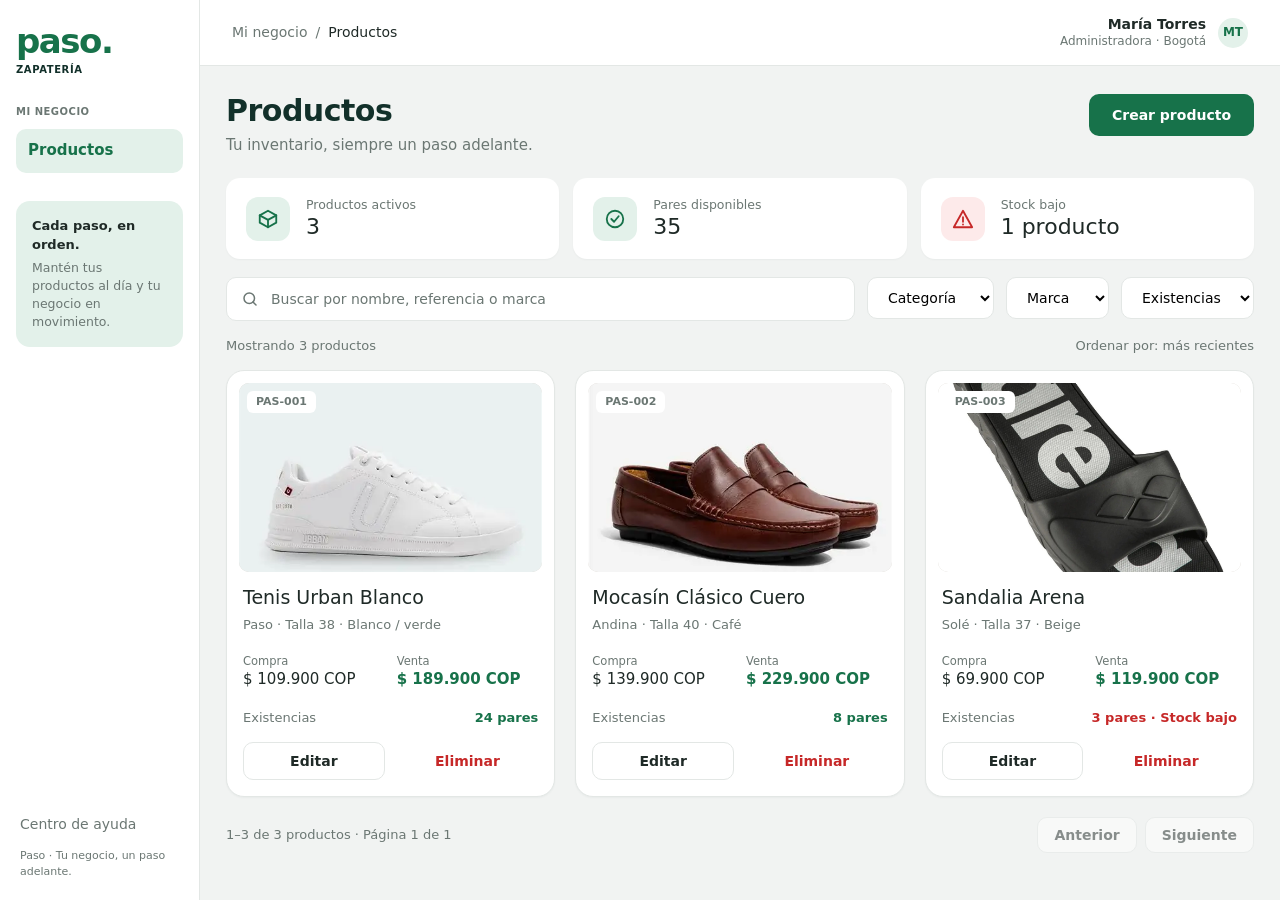
<file: index.html>
<!DOCTYPE html>
<html lang="es">

<head>
    <meta charset="UTF-8">
    <meta name="viewport" content="width=device-width, initial-scale=1">
    <meta http-equiv="refresh" content="0; url=frontend/index.html">
    <title>Paso Zapatería</title>
    <script>
        window.location.replace("frontend/index.html");
    </script>
</head>

<body>
    <p>Redirigiendo a <a href="frontend/index.html">Paso Zapatería</a>...</p>
</body>

</html>
</file>
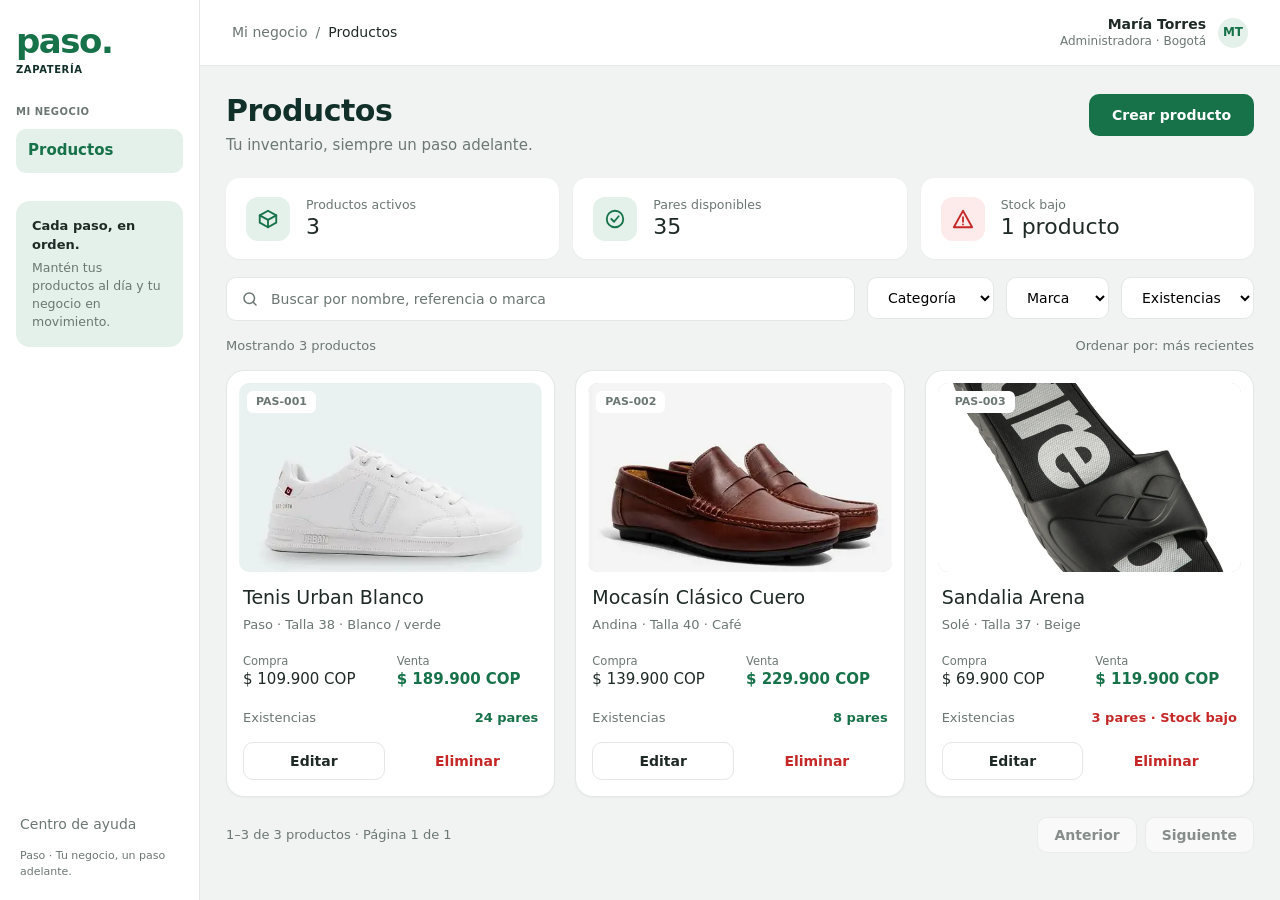
<file: frontend/index.html>
<!DOCTYPE html>
<html lang="es">

<head>
    <meta charset="UTF-8">
    <meta name="viewport" content="width=device-width, initial-scale=1">
    <title>Productos Paso Zapatería</title>
    <link rel="stylesheet" href="css/styles.css">
</head>

<body>
    <div class="app">
        <!-- Lo llena views/componentes/sidebar.js -->
        <aside class="sidebar" id="sidebar"></aside>

        <div class="main">
            <!-- Lo llena views/componentes/topbar.js -->
            <header class="topbar" id="topbar"></header>

            <main class="content" id="contenido">
                <div class="page_head">
                    <div>
                        <h1>Productos</h1>
                        <p class="page_head_sub">Tu inventario, siempre un paso adelante.</p>
                    </div>
                    <a href="crear.html" class="btn btn_primary" id="btn_crear">Crear producto</a>
                </div>

                <!-- Resumen -->
                <section class="stats">
                    <article class="stat">
                        <span class="stat_icon">
                            <svg viewBox="0 0 24 24" width="22" height="22" fill="none" stroke="currentColor" stroke-width="2" stroke-linecap="round" stroke-linejoin="round" aria-hidden="true"><path d="M21 8l-9-5-9 5v8l9 5 9-5V8z"/><path d="M3 8l9 5 9-5M12 13v8"/></svg>
                        </span>
                        <div>
                            <p class="stat_label">Productos activos</p>
                            <p class="stat_value" id="stat_productos">0</p>
                        </div>
                    </article>
                    <article class="stat">
                        <span class="stat_icon">
                            <svg viewBox="0 0 24 24" width="22" height="22" fill="none" stroke="currentColor" stroke-width="2" stroke-linecap="round" stroke-linejoin="round" aria-hidden="true"><circle cx="12" cy="12" r="9"/><path d="M8 12l3 3 5-6"/></svg>
                        </span>
                        <div>
                            <p class="stat_label">Pares disponibles</p>
                            <p class="stat_value" id="stat_pares">0</p>
                        </div>
                    </article>
                    <article class="stat">
                        <span class="stat_icon stat_icon_alerta">
                            <svg viewBox="0 0 24 24" width="22" height="22" fill="none" stroke="currentColor" stroke-width="2" stroke-linecap="round" stroke-linejoin="round" aria-hidden="true"><path d="M12 3l10 18H2L12 3z"/><path d="M12 10v5M12 18h.01"/></svg>
                        </span>
                        <div>
                            <p class="stat_label">Stock bajo</p>
                            <p class="stat_value" id="stat_bajo">0 productos</p>
                        </div>
                    </article>
                </section>

                <!-- Filtros -->
                <form class="filters" id="filtros" onsubmit="return false">
                    <div class="search">
                        <svg class="search_icon" viewBox="0 0 24 24" width="18" height="18" fill="none" stroke="currentColor" stroke-width="2" stroke-linecap="round" aria-hidden="true"><circle cx="11" cy="11" r="7"/><path d="M20 20l-4-4"/></svg>
                        <input type="search" id="buscar" aria-label="Buscar productos" placeholder="Buscar por nombre, referencia o marca" autocomplete="off">
                    </div>

                    <div class="select">
                        <select id="f-categoria" aria-label="Filtrar por categoría">
                            <option value="">Categoría</option>
                            <option value="Tenis">Tenis</option>
                            <option value="Mocasines">Mocasines</option>
                            <option value="Sandalias">Sandalias</option>
                            <option value="Botas">Botas</option>
                        </select>
                    </div>

                    <div class="select">
                        <select id="f-marca" aria-label="Filtrar por marca">
                            <option value="">Marca</option>
                            <option value="Paso">Paso</option>
                            <option value="Andina">Andina</option>
                            <option value="Solé">Solé</option>
                        </select>
                    </div>

                    <div class="select">
                        <select id="f-existencias" aria-label="Filtrar por existencias">
                            <option value="">Existencias</option>
                            <option value="disponible">Disponible</option>
                            <option value="bajo">Stock bajo</option>
                        </select>
                    </div>
                </form>

                <div class="info_listado">
                    <p id="contador">Mostrando 0 productos</p>
                    <p class="info_listado_orden">Ordenar por: más recientes</p>
                </div>

                <!-- Listado (lo llena views/listadoView.js) -->
                <section class="grid" id="listado"></section>
                <p class="empty" id="vacio" hidden>No hay productos que coincidan con tu búsqueda.</p>

                <footer class="paginas">
                    <p id="paginacion"></p>
                    <div class="paginacion_btns">
                        <button type="button" class="btn btn_secundario btn--sm" id="btn_anterior">Anterior</button>
                        <button type="button" class="btn btn_secundario btn--sm" id="btn_siguiente">Siguiente</button>
                    </div>
                </footer>
            </main>
        </div>
    </div>

    <!-- Ventana para confirmar eliminación -->
    <div class="modal" id="modal" hidden>
        <div class="modal_caja" role="dialog" aria-modal="true" aria-labelledby="modal_titulo">
            <p class="modal_aviso">Acción irreversible</p>
            <h2 id="modal_titulo">¿Eliminar producto?</h2>
            <p id="modal_texto"></p>
            <p class="modal_nota">Esta acción no se puede deshacer. No podrás recuperar la información.</p>
            <div class="modal_btns">
                <button type="button" class="btn btn_secundario" id="modal_cancelar">Cancelar</button>
                <button type="button" class="btn btn_peligro_solido" id="modal_eliminar">Eliminar</button>
            </div>
        </div>
    </div>

    <script src="js/utils.js"></script>
    <script src="models/producto.js"></script>
    <script src="views/componentes/sidebar.js"></script>
    <script src="views/componentes/topbar.js"></script>
    <script src="views/listadoView.js"></script>
    <script src="controllers/productoController.js"></script>
    <script src="js/index.js"></script>
</body>

</html>
</file>
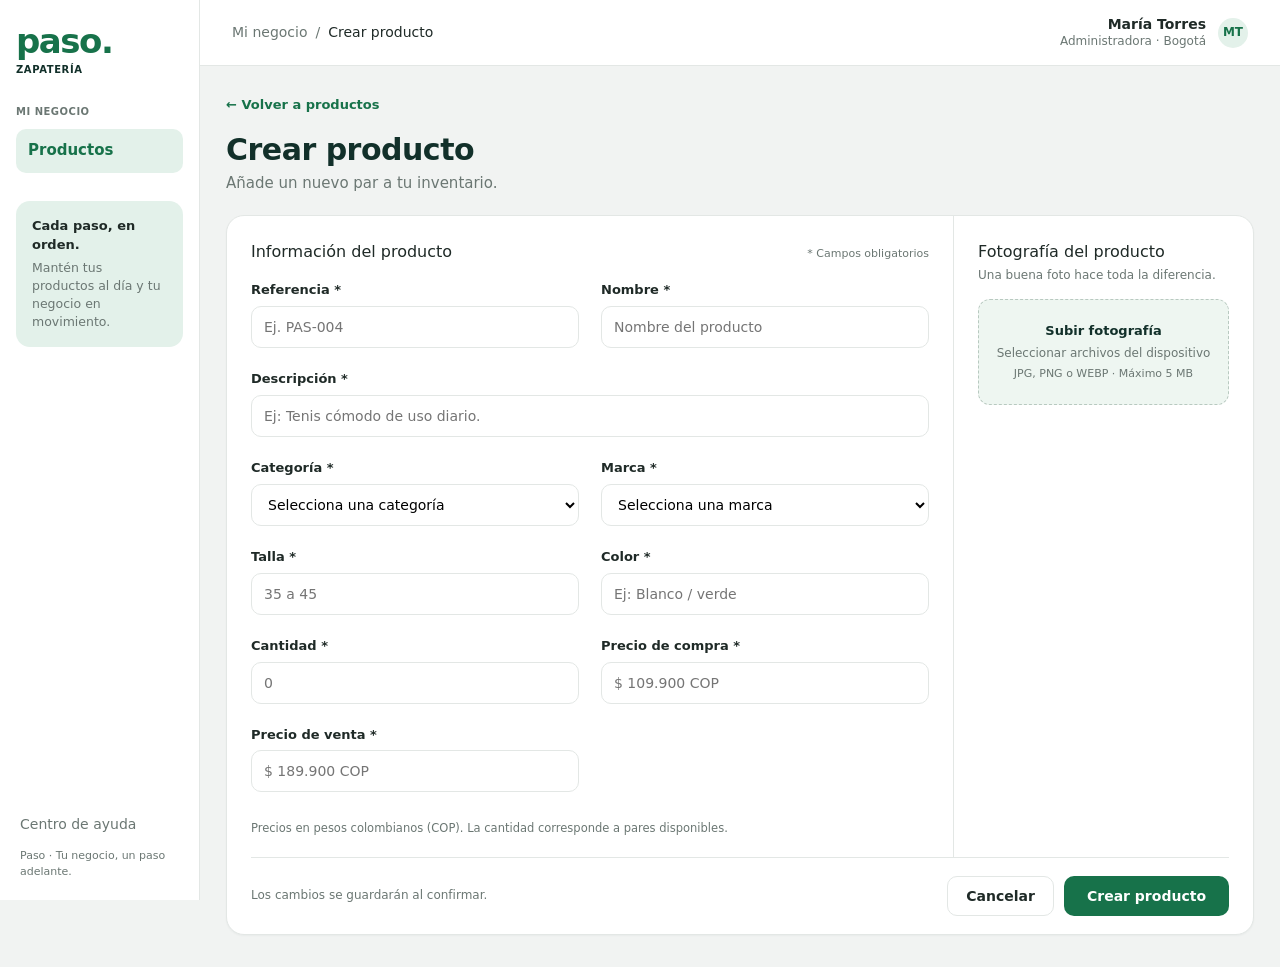
<file: frontend/Crear.html>
<!DOCTYPE html>
<html lang="es">

<head>
    <meta charset="UTF-8">
    <meta name="viewport" content="width=device-width, initial-scale=1">
    <title>Crear producto · Paso Zapatería</title>
    <link rel="stylesheet" href="css/styles.css">
    <link rel="stylesheet" href="css/stylesCreate.css">
</head>

<body>
    <div class="app">
        <!-- Lo llena views/componentes/sidebar.js -->
        <aside class="sidebar" id="sidebar"></aside>

        <div class="main">
            <!-- Lo llena views/componentes/topbar.js -->
            <header class="topbar" id="topbar"></header>

            <main class="content" id="contenido">

                <a href="index.html" class="back_link">&larr; Volver a productos</a>

                <div class="page_head page_head_simple">
                    <div>
                        <h1>Crear producto</h1>
                        <p class="page_head_sub">Añade un nuevo par a tu inventario.</p>
                    </div>
                </div>

                <form class="form_card" id="form_producto" novalidate>

                    <section class="form_main">

                        <div class="form_section_head">
                            <h2 id="info_titulo">Información del producto</h2>
                            <p class="req_note">* Campos obligatorios</p>
                        </div>

                        <div class="form_grid form_grid_page">
                            <div class="campo">
                                <label for="p_ref">Referencia *</label>
                                <input type="text" id="p_ref" name="ref" placeholder="Ej. PAS-004" autocomplete="off">
                                <p class="campo_error" id="err_ref"></p>
                            </div>

                            <div class="campo">
                                <label for="p_nombre">Nombre *</label>
                                <input type="text" id="p_nombre" name="nombre" placeholder="Nombre del producto" autocomplete="off">
                                <p class="campo_error" id="err_nombre"></p>
                            </div>

                            <div class="campo campo_ancho">
                                <label for="p_descripcion">Descripción *</label>
                                <input type="text" id="p_descripcion" name="descripcion" placeholder="Ej: Tenis cómodo de uso diario." autocomplete="off">
                                <p class="campo_error" id="err_descripcion"></p>
                            </div>

                            <div class="campo">
                                <label for="p_categoria">Categoría *</label>
                                <select id="p_categoria" name="categoria">
                                    <option value="">Selecciona una categoría</option>
                                    <option value="Tenis">Tenis</option>
                                    <option value="Mocasines">Mocasines</option>
                                    <option value="Sandalias">Sandalias</option>
                                    <option value="Botas">Botas</option>
                                </select>
                                <p class="campo_error" id="err_categoria"></p>
                            </div>

                            <div class="campo">
                                <label for="p_marca">Marca *</label>
                                <select id="p_marca" name="marca">
                                    <option value="">Selecciona una marca</option>
                                    <option value="Paso">Paso</option>
                                    <option value="Andina">Andina</option>
                                    <option value="Solé">Solé</option>
                                </select>
                                <p class="campo_error" id="err_marca"></p>
                            </div>

                            <div class="campo">
                                <label for="p_talla">Talla *</label>
                                <input type="number" id="p_talla" name="talla" placeholder="35 a 45" autocomplete="off" inputmode="numeric" min="35" max="45">
                                <p class="campo_error" id="err_talla"></p>
                            </div>

                            <div class="campo">
                                <label for="p_color">Color *</label>
                                <input type="text" id="p_color" name="color" placeholder="Ej: Blanco / verde" autocomplete="off">
                                <p class="campo_error" id="err_color"></p>
                            </div>

                            <div class="campo">
                                <label for="p_cantidad">Cantidad *</label>
                                <input type="number" id="p_cantidad" name="cantidad" placeholder="0" autocomplete="off" inputmode="numeric" min="0">
                                <p class="campo_error" id="err_cantidad"></p>
                            </div>

                            <div class="campo">
                                <label for="p_compra">Precio de compra *</label>
                                <input type="text" id="p_compra" name="compra" placeholder="$ 109.900 COP" autocomplete="off" inputmode="numeric">
                                <p class="campo_error" id="err_compra"></p>
                            </div>

                            <div class="campo">
                                <label for="p_venta">Precio de venta *</label>
                                <input type="text" id="p_venta" name="venta" placeholder="$ 189.900 COP" autocomplete="off" inputmode="numeric">
                                <p class="campo_error" id="err_venta"></p>
                            </div>
                        </div>

                        <p class="form_hint">Precios en pesos colombianos (COP). La cantidad corresponde a pares disponibles.</p>
                    </section>

                    <aside class="photo_panel">
                        <h2 id="foto_titulo">Fotografía del producto</h2>
                        <p class="photo_panel_sub">Una buena foto hace toda la diferencia.</p>

                        <div class="preview" id="preview" hidden>
                            <img id="preview_img" alt="Vista previa del producto">
                            <span class="preview_badge" id="badge">✓ Vista previa · seleccionada</span>
                        </div>

                        <div class="file_row" id="file_row" hidden>
                            <span class="file_row_name" id="file_name"></span>
                            <span class="file_row_actions">
                                <button type="button" class="link_btn link_btn_green" id="btn_cambiar">Cambiar</button>
                                <button type="button" class="link_btn link_btn_red" id="btn_quitar">Eliminar</button>
                            </span>
                        </div>

                        <label class="dropzone" id="dropzone" for="foto">
                            <strong>Subir fotografía</strong>
                            <span>Seleccionar archivos del dispositivo</span>
                            <small>JPG, PNG o WEBP · Máximo 5 MB</small>
                            <input type="file" id="foto" name="foto" accept="image/jpeg,image/png,image/webp" hidden>
                        </label>

                        <p class="notice notice_error" id="foto_error" hidden>
                            <span id="foto_error_texto">Error: La imagen no cumple con los requisitos.</span>
                        </p>

                        <p class="notice" id="foto_ok" hidden>
                            <span id="foto_ok_texto">Fotografía seleccionada.</span>
                        </p>
                    </aside>

                    <div class="form_foot">
                        <p id="estado">Los cambios se guardarán al confirmar.</p>
                        <div class="form_foot_btns">
                            <a href="index.html" class="btn btn_secundario">Cancelar</a>
                            <button type="submit" class="btn btn_primary" id="btn_guardar">Crear producto</button>
                        </div>
                    </div>
                </form>

            </main>
        </div>
    </div>

    <script src="js/utils.js"></script>
    <script src="models/producto.js"></script>
    <script src="views/componentes/sidebar.js"></script>
    <script src="views/componentes/topbar.js"></script>
    <script src="views/formularioView.js"></script>
    <script src="controllers/productoController.js"></script>
    <script src="js/formulario.js"></script>
</body>

</html>
</file>
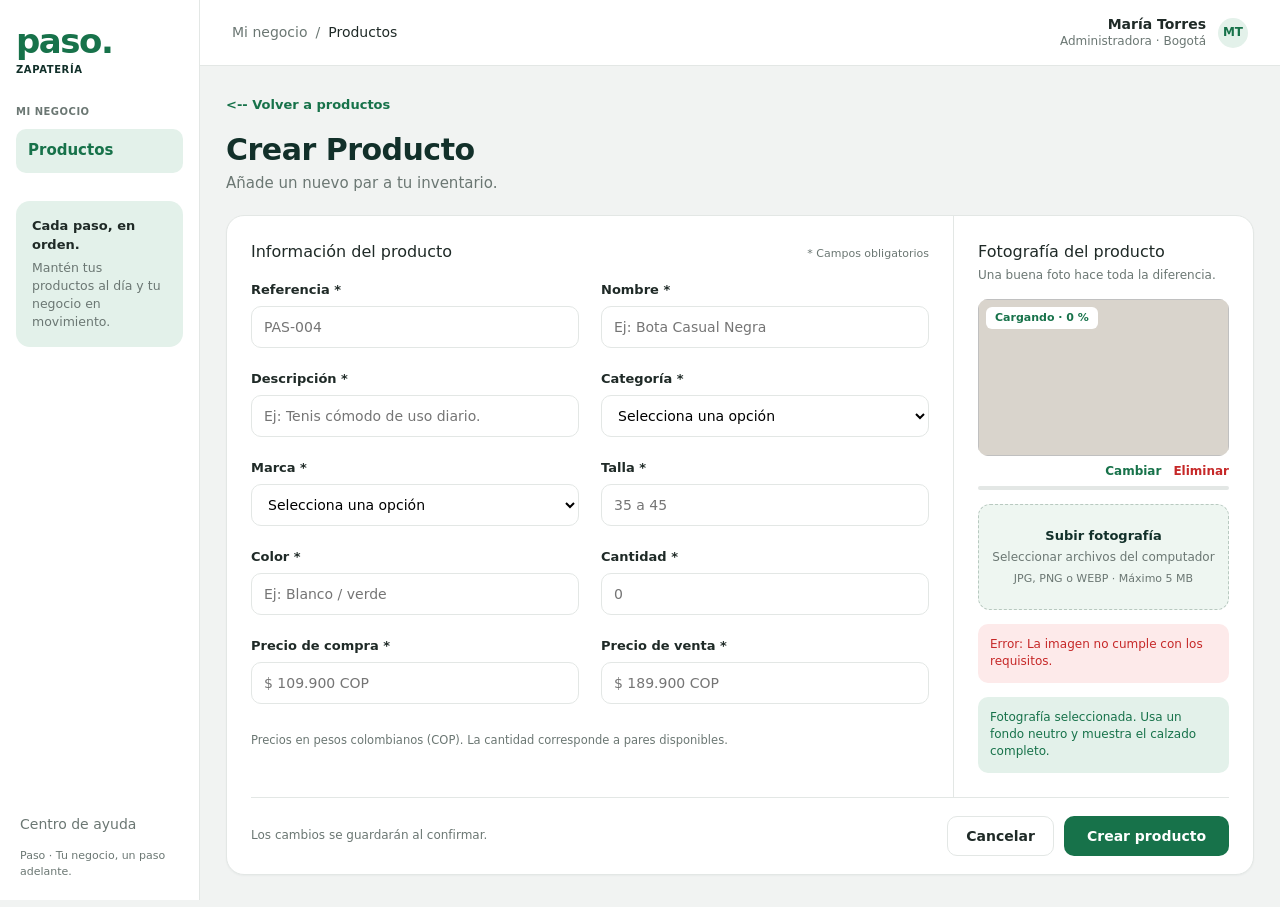
<file: frontend/Crear_Producto.html>
<!DOCTYPE html>
<html lang="es">

<head>
    <meta charset="UTF-8">
    <meta name="viewport" content="width=device-width, initial-scale=1">
    <title>Productos Paso Zapatería</title>
    <link rel="stylesheet" href="css/styles.css">
    <link rel="stylesheet" href="css/stylesCreate.css">
</head>
    
<body>
    <div class="app">
        <aside class="sidebar" id="sidebar">

            <div class="sidebar_top">
                <a href="index.html" class="marca">
                    <span class="nombre_marca">paso.</span>
                    <br> <!-- espaciado entre la marca y el tipo de negocio -->
                    <span class="tag_marca">Zapatería</span>
                </a>
            </div>

            <p class="sidebar_label">Mi negocio</p>

            <nav>
                <ul class="nav">
                    <li><a class="nav_link is-active" href="index.html">Productos</a></li>
                </ul>
            </nav>

            <div class="tip">
                <p class="tip_titulo">Cada paso, en orden.</p>
                <p class="tip_texto">Mantén tus productos al día y tu negocio en movimiento.</p>
            </div>

            <div class="sidebar_bottom">
                <a href="#" class="help_link">Centro de ayuda</a>
                <p class="sidebar_foot">Paso · Tu negocio, un paso adelante.</p>
            </div>
        </aside>

        <!-- Contenido principal -->

        <div class="main">
            <header class="topbar">
                <nav class="breadcrumb">
                    <a href="#">Mi negocio</a>
                    <span>/</span>
                    <span aria-current="page">Productos</span>
                </nav>

                <div class="topbar_right">
                    <!-- imagen de boton de notificacion -->
                    <div class="user">
                        <div class="user_info">
                            <strong>María Torres</strong>
                            <span>Administradora · Bogotá</span>
                        </div>
                        <span class="avatar">MT</span>
                    </div>
                </div>
            </header>

            <main class="content" id="contenido">

                <a href="index.html" class="back_link">&lt;-- Volver a productos</a>

                <div class="page_head page_head_simple">
                    <div>
                        <h1>Crear Producto</h1>
                        <p class="page_head_sub">Añade un nuevo par a tu inventario.</p>
                    </div>
                </div>

                <form class="form_card" id="form_producto" novalidate>
                
                    <section class="form_main">

                        <div class="form_section_head">
                            <h2 id="info_titulo">Información del producto</h2>
                            <p class="req_note">* Campos obligatorios</p>
                        </div>
                
                        <div class="form_grid form_grid_page">
                            <div class="campo">
                                <label for="p_ref">Referencia *</label>
                                <input type="text" id="p_ref" name="ref" placeholder="PAS-004" autocomplete="off">
                                <p class="campo_error" id="err_ref"></p>
                            </div>

                            <div class="campo">
                                <label for="p_nombre">Nombre *</label>
                                <input type="text" id="p_nombre" name="nombre" placeholder="Ej: Bota Casual Negra" autocomplete="off">
                                <p class="campo_error" id="err_nombre"></p>
                            </div>

                            <div class="campo">
                                <label for="p_descripcion">Descripción *</label>
                                <input type="text" id="p_descripcion" name="descripcion" placeholder="Ej: Tenis cómodo de uso diario."
                                    autocomplete="off">
                                <p class="campo_error" id="err_descripcion"></p>
                            </div>

                            <div class="campo">
                                <label for="p_categoria">Categoría *</label>
                                <select id="p_categoria" name="categoria">
                                    <option value="">Selecciona una opción</option>
                                    <option value="Tenis">Tenis</option>
                                    <option value="Mocasines">Mocasines</option>
                                    <option value="Sandalias">Sandalias</option>
                                    <option value="Botas">Botas</option>
                                </select>
                                <p class="campo_error" id="err_categoria"></p>
                            </div>

                            <div class="campo">
                                <label for="p_marca">Marca *</label>
                                <select id="p_marca" name="marca">
                                    <option value="">Selecciona una opción</option>
                                    <option value="Paso">Paso</option>
                                    <option value="Andina">Andina</option>
                                    <option value="Solé">Solé</option>
                                </select>
                                <p class="campo_error" id="err_marca"></p>
                            </div>

                            <div class="campo">
                                <label for="p_talla">Talla *</label>
                                <input type="number" id="p_talla" name="talla" placeholder="35 a 45" autocomplete="off"
                                 inputmode="numeric" min="35" max="45">
                                <p class="campo_error" id="err_talla"></p>
                            </div>

                            <div class="campo">
                                <label for="p_color">Color *</label>
                                <input type="text" id="p_color" name="color" placeholder="Ej: Blanco / verde" autocomplete="off">
                                <p class="campo_error" id="err_color"></p>
                            </div>

                            <div class="campo">
                                <label for="p_cantidad">Cantidad *</label>
                                <input type="number" id="p_cantidad" name="cantidad" placeholder="0" autocomplete="off" 
                                inputmode="numeric" min="0">
                                <p class="campo_error" id="err_cantidad"></p>
                            </div>

                            <div class="campo">
                                <label for="p_compra">Precio de compra *</label>
                                <input type="text" id="p_compra" name="compra" placeholder="$ 109.900 COP" autocomplete="off"
                                inputmode="numeric">
                                <p class="campo_error" id="err_compra"></p>
                            </div>

                            <div class="campo">
                                <label for="p_venta">Precio de venta *</label>
                                <input type="text" id="p_venta" name="venta" placeholder="$ 189.900 COP" autocomplete="off"
                                 inputmode="numeric">
                                <p class="campo_error" id="err_venta"></p>
                            </div>
                        </div>
                
                        <p class="form_hint">Precios en pesos colombianos (COP). La cantidad corresponde a pares disponibles.</p>
                    </section>
                
                    <aside class="photo_panel">
                        <h2 id="foto_titulo">Fotografía del producto</h2>
                        <p class="photo_panel_sub">Una buena foto hace toda la diferencia.</p>
                
                        <div class="preview" id="preview">
                            <img id="preview_img" alt="">
                            <span class="preview_badge" id="badge">Cargando · 0 %</span>
                        </div>
                
                        <div class="file_row" id="file_row">
                            <span class="file_row_name" id="file_name"></span>
                            <span class="file_row_actions">
                                <button type="button" class="link_btn link_btn_green" id="btn_cambiar">Cambiar</button>
                                <button type="button" class="link_btn link_btn_red" id="btn_quitar">Eliminar</button>
                            </span>
                        </div>
                
                        <div class="progress" id="progress">
                            <div class="progress_bar" id="progress_bar"></div>
                        </div>
                
                        <label class="dropzone" id="dropzone" for="foto">
                            <strong>Subir fotografía</strong>
                            <span>Seleccionar archivos del computador</span>
                            <small>JPG, PNG o WEBP · Máximo 5 MB</small>
                            <input type="file" id="foto" name="foto" class="sr-only" accept="image/jpeg,image/png,image/webp" hidden>
                        </label>
                
                        <p class="notice notice_error" id="foto_error">
                            <span id="foto_error_texto">Error: La imagen no cumple con los requisitos.</span>
                        </p>
                
                        <p class="notice" id="foto_ok">
                            <span>Fotografía seleccionada. Usa un fondo neutro y muestra el calzado completo.</span>
                        </p>
                    </aside>
                
                    <div class="form_foot">
                        <p id="estado">Los cambios se guardarán al confirmar.</p>
                        <div class="form_foot_btns">
                            <a href="index.html" class="btn btn_secundario">Cancelar</a>
                            <button type="submit" class="btn btn_primary" id="btn_guardar">Crear producto</button>
                        </div>
                    </div>
                </form>

            </main>
        </div>
    </div>
</body>
</file>
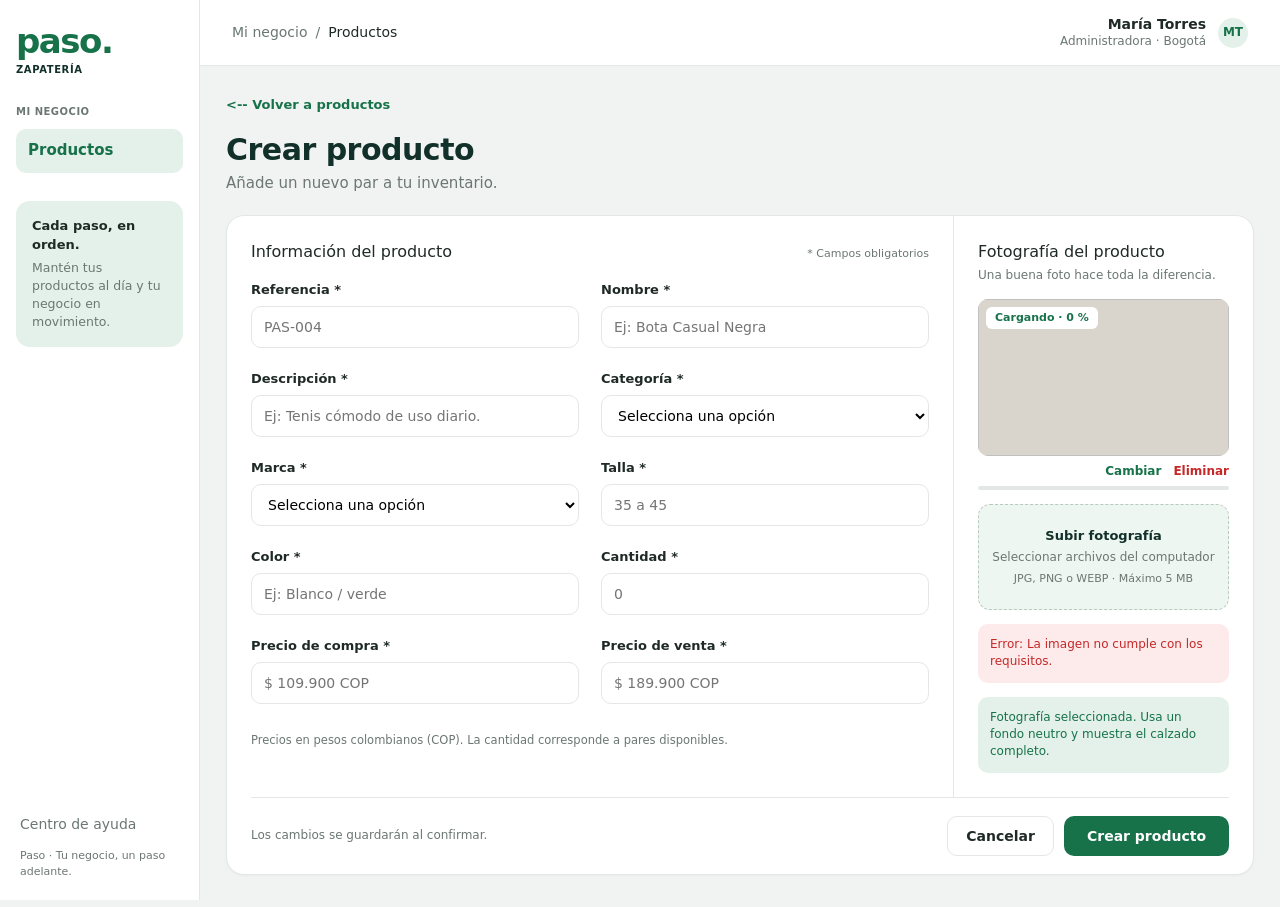
<file: frontend/crearProducto.html>
<!DOCTYPE html>
<html lang="es">

<head>
    <meta charset="UTF-8">
    <meta name="viewport" content="width=device-width, initial-scale=1">
    <title>Productos Paso Zapatería</title>
    <link rel="stylesheet" href="css/styles.css">
    <link rel="stylesheet" href="css/stylesCreate.css">
</head>
    
<body>
    <div class="app">
        <aside class="sidebar" id="sidebar">

            <div class="sidebar_top">
                <a href="index.html" class="marca">
                    <span class="nombre_marca">paso.</span>
                    <br> <!-- espaciado entre la marca y el tipo de negocio -->
                    <span class="tag_marca">Zapatería</span>
                </a>
            </div>

            <p class="sidebar_label">Mi negocio</p>

            <nav>
                <ul class="nav">
                    <li><a class="nav_link is-active" href="index.html">Productos</a></li>
                </ul>
            </nav>

            <div class="tip">
                <p class="tip_titulo">Cada paso, en orden.</p>
                <p class="tip_texto">Mantén tus productos al día y tu negocio en movimiento.</p>
            </div>

            <div class="sidebar_bottom">
                <a href="#" class="help_link">Centro de ayuda</a>
                <p class="sidebar_foot">Paso · Tu negocio, un paso adelante.</p>
            </div>
        </aside>

        <!-- Contenido principal -->

        <div class="main">
            <header class="topbar">
                <nav class="breadcrumb">
                    <a href="#">Mi negocio</a>
                    <span>/</span>
                    <span aria-current="page">Productos</span>
                </nav>

                <div class="topbar_right">
                    <!-- imagen de boton de notificacion -->
                    <div class="user">
                        <div class="user_info">
                            <strong>María Torres</strong>
                            <span>Administradora · Bogotá</span>
                        </div>
                        <span class="avatar">MT</span>
                    </div>
                </div>
            </header>

            <main class="content" id="contenido">

                <a href="index.html" class="back_link">&lt;-- Volver a productos</a>

                <div class="page_head page_head_simple">
                    <div>
                        <h1>Crear producto</h1>
                        <p class="page_head_sub">Añade un nuevo par a tu inventario.</p>
                    </div>
                </div>

                <form class="form_card" id="form_producto" novalidate>
                
                    <section class="form_main">

                        <div class="form_section_head">
                            <h2 id="info_titulo">Información del producto</h2>
                            <p class="req_note">* Campos obligatorios</p>
                        </div>
                
                        <div class="form_grid form_grid_page">
                            <div class="campo">
                                <label for="p_ref">Referencia *</label>
                                <input type="text" id="p_ref" name="ref" placeholder="PAS-004" autocomplete="off">
                                <p class="campo_error" id="err_ref"></p>
                            </div>

                            <div class="campo">
                                <label for="p_nombre">Nombre *</label>
                                <input type="text" id="p_nombre" name="nombre" placeholder="Ej: Bota Casual Negra" autocomplete="off">
                                <p class="campo_error" id="err_nombre"></p>
                            </div>

                            <div class="campo">
                                <label for="p_descripcion">Descripción *</label>
                                <input type="text" id="p_descripcion" name="descripcion" placeholder="Ej: Tenis cómodo de uso diario."
                                    autocomplete="off">
                                <p class="campo_error" id="err_descripcion"></p>
                            </div>

                            <div class="campo">
                                <label for="p_categoria">Categoría *</label>
                                <select id="p_categoria" name="categoria">
                                    <option value="">Selecciona una opción</option>
                                    <option value="Tenis">Tenis</option>
                                    <option value="Mocasines">Mocasines</option>
                                    <option value="Sandalias">Sandalias</option>
                                    <option value="Botas">Botas</option>
                                </select>
                                <p class="campo_error" id="err_categoria"></p>
                            </div>

                            <div class="campo">
                                <label for="p_marca">Marca *</label>
                                <select id="p_marca" name="marca">
                                    <option value="">Selecciona una opción</option>
                                    <option value="Paso">Paso</option>
                                    <option value="Andina">Andina</option>
                                    <option value="Solé">Solé</option>
                                </select>
                                <p class="campo_error" id="err_marca"></p>
                            </div>

                            <div class="campo">
                                <label for="p_talla">Talla *</label>
                                <input type="number" id="p_talla" name="talla" placeholder="35 a 45" autocomplete="off"
                                 inputmode="numeric" min="35" max="45">
                                <p class="campo_error" id="err_talla"></p>
                            </div>

                            <div class="campo">
                                <label for="p_color">Color *</label>
                                <input type="text" id="p_color" name="color" placeholder="Ej: Blanco / verde" autocomplete="off">
                                <p class="campo_error" id="err_color"></p>
                            </div>

                            <div class="campo">
                                <label for="p_cantidad">Cantidad *</label>
                                <input type="number" id="p_cantidad" name="cantidad" placeholder="0" autocomplete="off" 
                                inputmode="numeric" min="0">
                                <p class="campo_error" id="err_cantidad"></p>
                            </div>

                            <div class="campo">
                                <label for="p_compra">Precio de compra *</label>
                                <input type="text" id="p_compra" name="compra" placeholder="$ 109.900 COP" autocomplete="off"
                                inputmode="numeric">
                                <p class="campo_error" id="err_compra"></p>
                            </div>

                            <div class="campo">
                                <label for="p_venta">Precio de venta *</label>
                                <input type="text" id="p_venta" name="venta" placeholder="$ 189.900 COP" autocomplete="off"
                                 inputmode="numeric">
                                <p class="campo_error" id="err_venta"></p>
                            </div>
                        </div>
                
                        <p class="form_hint">Precios en pesos colombianos (COP). La cantidad corresponde a pares disponibles.</p>
                    </section>
                
                    <aside class="photo_panel">
                        <h2 id="foto_titulo">Fotografía del producto</h2>
                        <p class="photo_panel_sub">Una buena foto hace toda la diferencia.</p>
                
                        <div class="preview" id="preview">
                            <img id="preview_img" alt="">
                            <span class="preview_badge" id="badge">Cargando · 0 %</span>
                        </div>
                
                        <div class="file_row" id="file_row">
                            <span class="file_row_name" id="file_name"></span>
                            <span class="file_row_actions">
                                <button type="button" class="link_btn link_btn_green" id="btn_cambiar">Cambiar</button>
                                <button type="button" class="link_btn link_btn_red" id="btn_quitar">Eliminar</button>
                            </span>
                        </div>
                
                        <div class="progress" id="progress">
                            <div class="progress_bar" id="progress_bar"></div>
                        </div>
                
                        <label class="dropzone" id="dropzone" for="foto">
                            <strong>Subir fotografía</strong>
                            <span>Seleccionar archivos del computador</span>
                            <small>JPG, PNG o WEBP · Máximo 5 MB</small>
                            <input type="file" id="foto" name="foto" class="sr-only" accept="image/jpeg,image/png,image/webp" hidden>
                        </label>
                
                        <p class="notice notice_error" id="foto_error">
                            <span id="foto_error_texto">Error: La imagen no cumple con los requisitos.</span>
                        </p>
                
                        <p class="notice" id="foto_ok">
                            <span>Fotografía seleccionada. Usa un fondo neutro y muestra el calzado completo.</span>
                        </p>
                    </aside>
                
                    <div class="form_foot">
                        <p id="estado">Los cambios se guardarán al confirmar.</p>
                        <div class="form_foot_btns">
                            <a href="index.html" class="btn btn_secundario">Cancelar</a>
                            <button type="submit" class="btn btn_primary" id="btn_guardar">Crear producto</button>
                        </div>
                    </div>
                </form>

            </main>
        </div>
    </div>
</body>
</file>
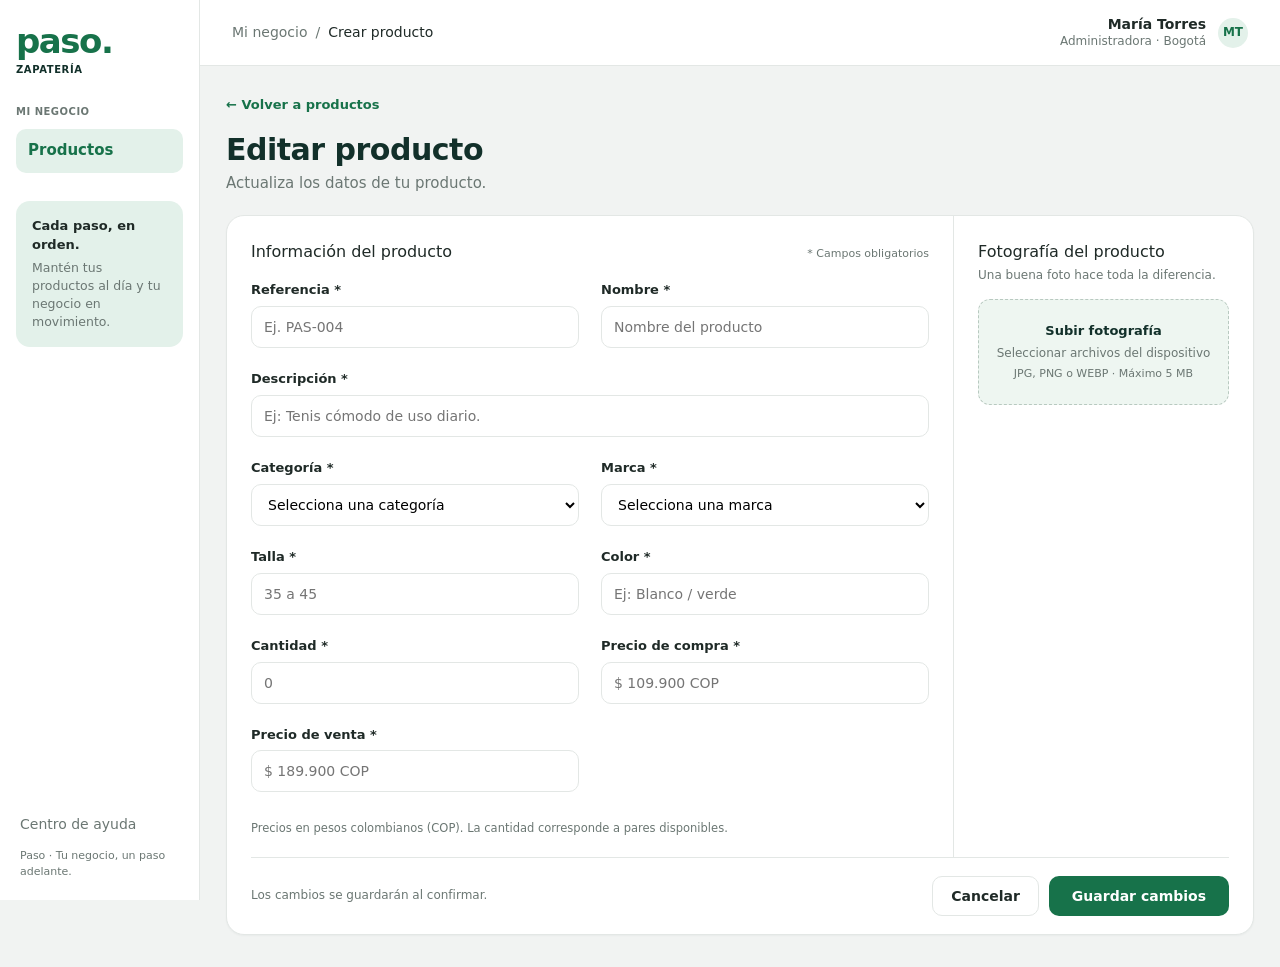
<file: frontend/Editar.html>
<!DOCTYPE html>
<html lang="es">

<head>
    <meta charset="UTF-8">
    <meta name="viewport" content="width=device-width, initial-scale=1">
    <title>Editar producto · Paso Zapatería</title>
    <link rel="stylesheet" href="css/styles.css">
    <link rel="stylesheet" href="css/stylesCreate.css">
</head>

<body>
    <div class="app">
        <!-- Lo llena views/componentes/sidebar.js -->
        <aside class="sidebar" id="sidebar"></aside>

        <div class="main">
            <!-- Lo llena views/componentes/topbar.js -->
            <header class="topbar" id="topbar"></header>

            <main class="content" id="contenido">

                <a href="index.html" class="back_link">&larr; Volver a productos</a>

                <div class="page_head page_head_simple">
                    <div>
                        <h1>Editar producto</h1>
                        <p class="page_head_sub">Actualiza los datos de tu producto.</p>
                    </div>
                </div>

                <form class="form_card" id="form_producto" novalidate>

                    <section class="form_main">

                        <div class="form_section_head">
                            <h2 id="info_titulo">Información del producto</h2>
                            <p class="req_note">* Campos obligatorios</p>
                        </div>

                        <div class="form_grid form_grid_page">
                            <div class="campo">
                                <label for="p_ref">Referencia *</label>
                                <input type="text" id="p_ref" name="ref" placeholder="Ej. PAS-004" autocomplete="off">
                                <p class="campo_error" id="err_ref"></p>
                            </div>

                            <div class="campo">
                                <label for="p_nombre">Nombre *</label>
                                <input type="text" id="p_nombre" name="nombre" placeholder="Nombre del producto" autocomplete="off">
                                <p class="campo_error" id="err_nombre"></p>
                            </div>

                            <div class="campo campo_ancho">
                                <label for="p_descripcion">Descripción *</label>
                                <input type="text" id="p_descripcion" name="descripcion" placeholder="Ej: Tenis cómodo de uso diario." autocomplete="off">
                                <p class="campo_error" id="err_descripcion"></p>
                            </div>

                            <div class="campo">
                                <label for="p_categoria">Categoría *</label>
                                <select id="p_categoria" name="categoria">
                                    <option value="">Selecciona una categoría</option>
                                    <option value="Tenis">Tenis</option>
                                    <option value="Mocasines">Mocasines</option>
                                    <option value="Sandalias">Sandalias</option>
                                    <option value="Botas">Botas</option>
                                </select>
                                <p class="campo_error" id="err_categoria"></p>
                            </div>

                            <div class="campo">
                                <label for="p_marca">Marca *</label>
                                <select id="p_marca" name="marca">
                                    <option value="">Selecciona una marca</option>
                                    <option value="Paso">Paso</option>
                                    <option value="Andina">Andina</option>
                                    <option value="Solé">Solé</option>
                                </select>
                                <p class="campo_error" id="err_marca"></p>
                            </div>

                            <div class="campo">
                                <label for="p_talla">Talla *</label>
                                <input type="number" id="p_talla" name="talla" placeholder="35 a 45" autocomplete="off" inputmode="numeric" min="35" max="45">
                                <p class="campo_error" id="err_talla"></p>
                            </div>

                            <div class="campo">
                                <label for="p_color">Color *</label>
                                <input type="text" id="p_color" name="color" placeholder="Ej: Blanco / verde" autocomplete="off">
                                <p class="campo_error" id="err_color"></p>
                            </div>

                            <div class="campo">
                                <label for="p_cantidad">Cantidad *</label>
                                <input type="number" id="p_cantidad" name="cantidad" placeholder="0" autocomplete="off" inputmode="numeric" min="0">
                                <p class="campo_error" id="err_cantidad"></p>
                            </div>

                            <div class="campo">
                                <label for="p_compra">Precio de compra *</label>
                                <input type="text" id="p_compra" name="compra" placeholder="$ 109.900 COP" autocomplete="off" inputmode="numeric">
                                <p class="campo_error" id="err_compra"></p>
                            </div>

                            <div class="campo">
                                <label for="p_venta">Precio de venta *</label>
                                <input type="text" id="p_venta" name="venta" placeholder="$ 189.900 COP" autocomplete="off" inputmode="numeric">
                                <p class="campo_error" id="err_venta"></p>
                            </div>
                        </div>

                        <p class="form_hint">Precios en pesos colombianos (COP). La cantidad corresponde a pares disponibles.</p>
                    </section>

                    <aside class="photo_panel">
                        <h2 id="foto_titulo">Fotografía del producto</h2>
                        <p class="photo_panel_sub">Una buena foto hace toda la diferencia.</p>

                        <div class="preview" id="preview" hidden>
                            <img id="preview_img" alt="Vista previa del producto">
                            <span class="preview_badge" id="badge">✓ Fotografía actual</span>
                        </div>

                        <div class="file_row" id="file_row" hidden>
                            <span class="file_row_name" id="file_name"></span>
                            <span class="file_row_actions">
                                <button type="button" class="link_btn link_btn_green" id="btn_cambiar">Cambiar</button>
                                <button type="button" class="link_btn link_btn_red" id="btn_quitar">Eliminar</button>
                            </span>
                        </div>

                        <label class="dropzone" id="dropzone" for="foto">
                            <strong>Subir fotografía</strong>
                            <span>Seleccionar archivos del dispositivo</span>
                            <small>JPG, PNG o WEBP · Máximo 5 MB</small>
                            <input type="file" id="foto" name="foto" accept="image/jpeg,image/png,image/webp" hidden>
                        </label>

                        <p class="notice notice_error" id="foto_error" hidden>
                            <span id="foto_error_texto">Error: La imagen no cumple con los requisitos.</span>
                        </p>

                        <p class="notice" id="foto_ok" hidden>
                            <span id="foto_ok_texto">Fotografía seleccionada.</span>
                        </p>
                    </aside>

                    <div class="form_foot">
                        <p id="estado">Los cambios se guardarán al confirmar.</p>
                        <div class="form_foot_btns">
                            <a href="index.html" class="btn btn_secundario">Cancelar</a>
                            <button type="submit" class="btn btn_primary" id="btn_guardar">Guardar cambios</button>
                        </div>
                    </div>
                </form>

            </main>
        </div>
    </div>

    <script src="js/utils.js"></script>
    <script src="models/producto.js"></script>
    <script src="views/componentes/sidebar.js"></script>
    <script src="views/componentes/topbar.js"></script>
    <script src="views/formularioView.js"></script>
    <script src="controllers/productoController.js"></script>
    <script src="js/formulario.js"></script>
</body>

</html>


<!-- refactorizar el frontend: models , controllers, views -->
</file>
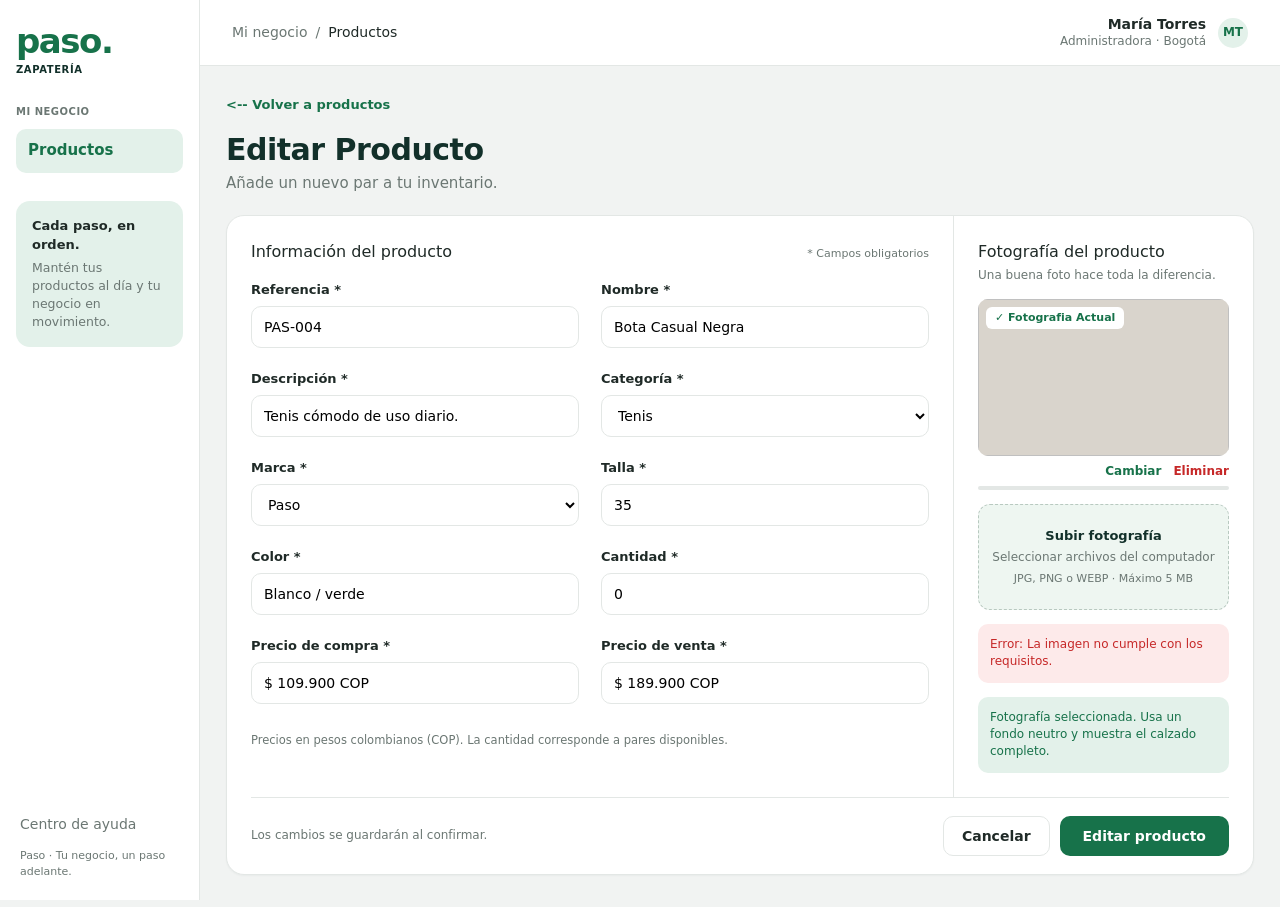
<file: frontend/Editar_Producto.html>
<!DOCTYPE html>
<html lang="es">

<head>
    <meta charset="UTF-8">
    <meta name="viewport" content="width=device-width, initial-scale=1">
    <title>Productos Paso Zapatería</title>
    <link rel="stylesheet" href="css/styles.css">
    <link rel="stylesheet" href="css/stylesCreate.css">
</head>
    
<body>
    <div class="app">
        <aside class="sidebar" id="sidebar">

            <div class="sidebar_top">
                <a href="index.html" class="marca">
                    <span class="nombre_marca">paso.</span>
                    <br> <!-- espaciado entre la marca y el tipo de negocio -->
                    <span class="tag_marca">Zapatería</span>
                </a>
            </div>

            <p class="sidebar_label">Mi negocio</p>

            <nav>
                <ul class="nav">
                    <li><a class="nav_link is-active" href="index.html">Productos</a></li>
                </ul>
            </nav>

            <div class="tip">
                <p class="tip_titulo">Cada paso, en orden.</p>
                <p class="tip_texto">Mantén tus productos al día y tu negocio en movimiento.</p>
            </div>

            <div class="sidebar_bottom">
                <a href="#" class="help_link">Centro de ayuda</a>
                <p class="sidebar_foot">Paso · Tu negocio, un paso adelante.</p>
            </div>
        </aside>

        <!-- Contenido principal -->

        <div class="main">
            <header class="topbar">
                <nav class="breadcrumb">
                    <a href="#">Mi negocio</a>
                    <span>/</span>
                    <span aria-current="page">Productos</span>
                </nav>

                <div class="topbar_right">
                    <!-- imagen de boton de notificacion -->
                    <div class="user">
                        <div class="user_info">
                            <strong>María Torres</strong>
                            <span>Administradora · Bogotá</span>
                        </div>
                        <span class="avatar">MT</span>
                    </div>
                </div>
            </header>

            <main class="content" id="contenido">

                <a href="index.html" class="back_link">&lt;-- Volver a productos</a>

                <div class="page_head page_head_simple">
                    <div>
                        <h1>Editar Producto</h1>
                        <p class="page_head_sub">Añade un nuevo par a tu inventario.</p>
                    </div>
                </div>

                <form class="form_card" id="form_producto" novalidate>
                
                    <section class="form_main">

                        <div class="form_section_head">
                            <h2 id="info_titulo">Información del producto</h2>
                            <p class="req_note">* Campos obligatorios</p>
                        </div>
                
                        <div class="form_grid form_grid_page">
                            <div class="campo">
                                <label for="p_ref">Referencia *</label>
                                <input type="text" id="p_ref" name="ref" value="PAS-004" autocomplete="off">
                                <p class="campo_error" id="err_ref"></p>
                            </div>

                            <div class="campo">
                                <label for="p_nombre">Nombre *</label>
                                <input type="text" id="p_nombre" name="nombre" value="Bota Casual Negra" autocomplete="off">
                                <p class="campo_error" id="err_nombre"></p>
                            </div>

                            <div class="campo">
                                <label for="p_descripcion">Descripción *</label>
                                <input type="text" id="p_descripcion" name="descripcion" value="Tenis cómodo de uso diario."
                                    autocomplete="off">
                                <p class="campo_error" id="err_descripcion"></p>
                            </div>

                            <div class="campo">
                                <label for="p_categoria">Categoría *</label>
                                <select id="p_categoria" name="categoria">
                                    <option value="">Selecciona una opción</option>
                                    <option value="Tenis" selected>Tenis</option>
                                    <option value="Mocasines">Mocasines</option>
                                    <option value="Sandalias">Sandalias</option>
                                    <option value="Botas">Botas</option>
                                </select>
                                <p class="campo_error" id="err_categoria"></p>
                            </div>

                            <div class="campo">
                                <label for="p_marca">Marca *</label>
                                <select id="p_marca" name="marca">
                                    <option value="">Selecciona una opción</option>
                                    <option value="Paso" selected>Paso</option>
                                    <option value="Andina">Andina</option>
                                    <option value="Solé">Solé</option>
                                </select>
                                <p class="campo_error" id="err_marca"></p>
                            </div>

                            <div class="campo">
                                <label for="p_talla">Talla *</label>
                                <input type="number" id="p_talla" name="talla" value="35" placeholder="35 a 45" autocomplete="off"
                                 inputmode="numeric" min="35" max="45">
                                <p class="campo_error" id="err_talla"></p>
                            </div>

                            <div class="campo">
                                <label for="p_color">Color *</label>
                                <input type="text" id="p_color" name="color" value="Blanco / verde" autocomplete="off">
                                <p class="campo_error" id="err_color"></p>
                            </div>

                            <div class="campo">
                                <label for="p_cantidad">Cantidad *</label>
                                <input type="number" id="p_cantidad" name="cantidad" value="0" placeholder="1" autocomplete="off" 
                                inputmode="numeric" min="0">
                                <p class="campo_error" id="err_cantidad"></p>
                            </div>

                            <div class="campo">
                                <label for="p_compra">Precio de compra *</label>
                                <input type="text" id="p_compra" name="compra" value="$ 109.900 COP" autocomplete="off"
                                inputmode="numeric">
                                <p class="campo_error" id="err_compra"></p>
                            </div>

                            <div class="campo">
                                <label for="p_venta">Precio de venta *</label>
                                <input type="text" id="p_venta" name="venta" value="$ 189.900 COP" autocomplete="off"
                                 inputmode="numeric">
                                <p class="campo_error" id="err_venta"></p>
                            </div>
                        </div>
                
                        <p class="form_hint">Precios en pesos colombianos (COP). La cantidad corresponde a pares disponibles.</p>
                    </section>
                
                    <aside class="photo_panel">
                        <h2 id="foto_titulo">Fotografía del producto</h2>
                        <p class="photo_panel_sub">Una buena foto hace toda la diferencia.</p>
                
                        <div class="preview" id="preview">
                            <img id="preview_img" alt="">
                            <span class="preview_badge" id="badge">✓ Fotografia Actual</span>
                        </div>
                
                        <div class="file_row" id="file_row">
                            <span class="file_row_name" id="file_name"></span>
                            <span class="file_row_actions">
                                <button type="button" class="link_btn link_btn_green" id="btn_cambiar">Cambiar</button>
                                <button type="button" class="link_btn link_btn_red" id="btn_quitar">Eliminar</button>
                            </span>
                        </div>
                
                        <div class="progress" id="progress">
                            <div class="progress_bar" id="progress_bar"></div>
                        </div>
                
                        <label class="dropzone" id="dropzone" for="foto">
                            <strong>Subir fotografía</strong>
                            <span>Seleccionar archivos del computador</span>
                            <small>JPG, PNG o WEBP · Máximo 5 MB</small>
                            <input type="file" id="foto" name="foto" class="sr-only" accept="image/jpeg,image/png,image/webp" hidden>
                        </label>
                
                        <p class="notice notice_error" id="foto_error">
                            <span id="foto_error_texto">Error: La imagen no cumple con los requisitos.</span>
                        </p>
                
                        <p class="notice" id="foto_ok">
                            <span>Fotografía seleccionada. Usa un fondo neutro y muestra el calzado completo.</span>
                        </p>
                    </aside>
                
                    <div class="form_foot">
                        <p id="estado">Los cambios se guardarán al confirmar.</p>
                        <div class="form_foot_btns">
                            <a href="index.html" class="btn btn_secundario">Cancelar</a>
                            <button type="submit" class="btn btn_primary" id="btn_guardar">Editar producto</button>
                        </div>
                    </div>
                </form>

            </main>
        </div>
    </div>
</body>
</file>
<file: frontend/css/styles.css>
/* variables para reutilizar en todo el proyecto */
:root {
  --green-900: #12302a;
  --green-700: #17724a;
  --green-600: #1a7a50;
  --green-100: #e3f1ea;
  --green-50: #eef6f1;
  --red-600: #c62828;
  --red-100: #fdeaea;
  --texto: #1f2a27;
  --muted: #6b7773;
  --line: #e3e7e5;
  --fondo: #f1f3f2;
  --white: #fff;
  --radius: 14px;
  --radius-sm: 10px;
  --shadow: 0 1px 2px rgba(18, 48, 42, .04);
  --font: "Inter", system-ui, -apple-system, "Segoe UI", Roboto, Helvetica, Arial, sans-serif;
}

*,*::before,*::after {
    box-sizing: border-box;
}

/* hace que el atributo hidden siempre oculte el elemento */
[hidden] {
    display: none !important;
}

body {
    margin: 0;
    font-family: var(--font);
    font-size: 14px;
    line-height: 1.45;
    color: var(--texto);
    background: var(--fondo);
}

h1,h2,p,dl,dd,ul {
    margin: 0;
    padding: 0;
}

ul {
    list-style: none;
}

a {
    color: inherit;
    text-decoration: none;
}

img {
    display: block;
    max-width: 100%;
}

.app {
    display: grid;
    grid-template-columns: 200px 1fr;
    min-height: 100vh;
}

/* SIDEBAR */

.sidebar {
    position: sticky;
    top: 0;
    height: 100vh;
    display: flex;
    flex-direction: column;
    padding: 24px 16px 20px;
    background: var(--white);
    border-right: 1px solid var(--line);
}

.sidebar_top {
    margin-bottom: 26px;
}

.marca {
    line-height: 1;
}

.nombre_marca {
    font-size: 34px;
    font-weight: 800;
    letter-spacing: -1.5px;
    color: var(--green-700);
}

.tag_marca {
    margin-top: 4px;
    font-size: 10px;
    font-weight: 700;
    letter-spacing: .6px;
    text-transform: uppercase;
    color: var(--green-900);
}

.sidebar_label {
    font-size: 10px;
    font-weight: 600;
    letter-spacing: .5px;
    text-transform: uppercase;
    color: var(--muted);
    margin-bottom: 10px;
}

.nav_link {
    display: flex;
    align-items: center;
    gap: 12px;
    padding: 11px 12px;
    border-radius: var(--radius-sm);
    color: var(--muted);
    font-weight: 500;
    font-size: 15px;
    transition: background .15s, color .15s;
}

.nav_link:hover {
    background: var(--fondo);
    color: var(--texto);
}

.nav_link.is-active {
    background: var(--green-100);
    color: var(--green-700);
    font-weight: 600;
}

.tip {
    margin-top: 28px;
    padding: 16px;
    border-radius: var(--radius);
    background: var(--green-100);
}

.tip_titulo {
    font-size: 13px;
    font-weight: 700;
    margin-bottom: 4px;
}

.tip_texto {
    font-size: 12.5px;
    color: var(--muted);
}

.sidebar_bottom {
    margin-top: auto;
    display: flex;
    flex-direction: column;
    gap: 14px;
}

.help_link {
    display: flex;
    align-items: center;
    gap: 10px;
    color: var(--muted);
    padding: 0 4px;
}

.help_link:hover {
    color: var(--texto);
}

.sidebar_foot {
    font-size: 11px;
    color: var(--muted);
    padding: 0 4px;
}

/* ZONA PRINCIPAL */

.main {
    min-width: 0;
    display: flex;
    flex-direction: column;
}

.topbar {
    display: flex;
    align-items: center;
    justify-content: space-between;
    gap: 16px;
    height: 66px;
    padding: 0 32px;
    background: var(--white);
    border-bottom: 1px solid var(--line);
}

.breadcrumb {
    display: flex;
    gap: 8px;
    color: var(--muted);
    font-size: 14px;
}

.breadcrumb [aria-current] {
    color: var(--texto);
}

.topbar_right {
    display: flex;
    align-items: center;
    gap: 18px;
}

.user {
    display: flex;
    align-items: center;
    gap: 12px;
}

.user_info {
    display: flex;
    flex-direction: column;
    text-align: right;
    line-height: 1.25;
}

.user_info strong {
    font-size: 14px;
}

.user_info span {
    font-size: 12px;
    color: var(--muted);
}

.avatar {
    display: grid;
    place-items: center;
    width: 30px;
    height: 30px;
    border-radius: 50%;
    background: var(--green-100);
    color: var(--green-700);
    font-size: 12px;
    font-weight: 700;
}

.content {
    padding: 28px 26px 32px;
    width: 100%;
    max-width: 1180px;
    margin: 0 auto;
}

.page_head {
    display: flex;
    align-items: flex-start;
    justify-content: space-between;
    gap: 16px;
    margin-bottom: 22px;
}

.page_head h1 {
    font-size: 30px;
    line-height: 1.15;
    font-weight: 800;
    letter-spacing: -.5px;
    color: var(--green-900);
}

.page_head_sub {
    margin-top: 6px;
    color: var(--muted);
    font-size: 15px;
}

/* RESUMEN */

.stats {
    display: grid;
    grid-template-columns: repeat(3, 1fr);
    gap: 14px;
    margin-bottom: 18px;
}

.stat {
    display: flex;
    align-items: center;
    gap: 16px;
    padding: 18px 20px;
    background: var(--white);
    border-radius: var(--radius);
    box-shadow: var(--shadow);
}

.stat_icon {
    display: grid;
    place-items: center;
    flex: none;
    width: 44px;
    height: 44px;
    border-radius: 12px;
    background: var(--green-100);
    color: var(--green-700);
}

.stat_icon_alerta {
    background: var(--red-100);
    color: var(--red-600);
}

.stat_label {
    font-size: 12.5px;
    color: var(--muted);
}

.stat_value {
    font-size: 22px;
    font-weight: 500;
    line-height: 1.2;
    color: var(--texto);
}

/* FILTROS */

.filters {
    display: flex;
    gap: 12px;
    margin-bottom: 16px;
}

.search {
    flex: 1;
    min-width: 0;
    position: relative;
    display: flex;
    align-items: center;
    background: var(--white);
    border: 1px solid var(--line);
    border-radius: var(--radius-sm);
}

.search_icon {
    position: absolute;
    left: 14px;
    color: var(--muted);
    pointer-events: none;
}

.search input {
    width: 100%;
    height: 42px;
    padding: 0 14px 0 44px;
    border: 0;
    background: transparent;
    border-radius: var(--radius-sm);
    font-family: inherit;
    font-size: 14px;
}

.search input::placeholder {
    color: var(--muted);
}

.search:focus-within {
    border-color: var(--green-700);
}

.search input:focus-visible {
    outline: none;
}

.select select {
    height: 42px;
    width: 100%;
    padding: 0 16px;
    background: var(--white);
    border: 1px solid var(--line);
    border-radius: var(--radius-sm);
    font-family: inherit;
    font-size: 14px;
    font-weight: 500;
    cursor: pointer;
}

.info_listado {
    display: flex;
    justify-content: space-between;
    gap: 12px;
    margin-bottom: 14px;
    color: var(--muted);
    font-size: 13px;
}

/* LISTADO DE PRODUCTOS */

.grid {
    display: grid;
    grid-template-columns: repeat(3, 1fr);
    gap: 20px;
}

.tarjeta_producto {
    background: var(--white);
    border: 1px solid var(--line);
    border-radius: 18px;
    padding: 12px;
    box-shadow: var(--shadow);
    display: flex;
    flex-direction: column;
}

.tarjeta_producto_imagen {
    position: relative;
    aspect-ratio: 16 / 10;
    overflow: hidden;
    border-radius: 10px;
    background: #d9d4cc;
}

.tarjeta_producto_imagen img {
    width: 100%;
    height: 100%;
    object-fit: cover;
}

.tarjeta_producto_ref {
    position: absolute;
    top: 8px;
    left: 8px;
    z-index: 1;
    padding: 3px 9px;
    border-radius: 6px;
    background: var(--white);
    font-size: 11px;
    font-weight: 600;
    color: var(--muted);
}

.tarjeta_producto_body {
    padding: 14px 4px 4px;
    display: flex;
    flex-direction: column;
    flex: 1;
}

.tarjeta_producto_titulo {
    font-size: 19px;
    font-weight: 500;
    line-height: 1.25;
}

.tarjeta_producto_desc {
    margin-top: 6px;
    color: var(--muted);
    font-size: 13px;
}

.prices {
    display: grid;
    grid-template-columns: 1fr 1fr;
    gap: 12px;
    margin-top: 18px;
}

.prices dt {
    font-size: 11.5px;
    color: var(--muted);
}

.prices dd {
    font-size: 15px;
    font-weight: 500;
}

.prices .price-sell {
    color: var(--green-700);
    font-weight: 700;
}

.stock {
    display: flex;
    justify-content: space-between;
    gap: 8px;
    margin-top: 18px;
    font-size: 13px;
    color: var(--muted);
}

.stock_value {
    color: var(--green-700);
    font-weight: 700;
}

.stock_value.is-bajo {
    color: var(--red-600);
}

.card__actions {
    display: grid;
    grid-template-columns: 1fr 1fr;
    gap: 12px;
    margin-top: auto;
    padding-top: 14px;
}

.card__actions .btn {
    height: 38px;
}

.empty {
    padding: 40px 16px;
    text-align: center;
    color: var(--muted);
    background: var(--white);
    border-radius: var(--radius);
}

.paginas {
    display: flex;
    align-items: center;
    justify-content: space-between;
    gap: 12px;
    margin-top: 20px;
    color: var(--muted);
    font-size: 13px;
}

.paginacion_btns {
    display: flex;
    gap: 8px;
}

/* BOTONES */

.btn {
    display: inline-flex;
    align-items: center;
    justify-content: center;
    gap: 8px;
    height: 40px;
    padding: 0 18px;
    border-radius: var(--radius-sm);
    border: 1px solid transparent;
    font-family: inherit;
    font-weight: 600;
    font-size: 14px;
    cursor: pointer;
    transition: background .15s, border-color .15s, box-shadow .15s;
}

.btn:disabled {
    opacity: .5;
    cursor: not-allowed;
}

.btn--sm {
    height: 36px;
    padding: 0 16px;
}

.btn_primary {
    height: 42px;
    background: var(--green-700);
    color: #fff;
    padding: 0 22px;
}

.btn_primary:hover {
    background: #135f3d;
}

.btn_secundario {
    background: var(--white);
    border-color: var(--line);
    color: var(--texto);
}

.btn_secundario:hover:not(:disabled) {
    border-color: #c9d0cd;
    background: #fafbfa;
}

.btn_peligro {
    background: transparent;
    color: var(--red-600);
}

.btn_peligro:hover {
    background: var(--red-100);
}

.btn_peligro_solido {
    background: var(--red-600);
    color: #fff;
}

.btn_peligro_solido:hover {
    background: #a82020;
}

/* VENTANA DE CONFIRMACIÓN */

.modal {
    position: fixed;
    inset: 0;
    z-index: 10;
    display: grid;
    place-items: center;
    padding: 16px;
    background: rgba(18, 48, 42, .45);
}

.modal_caja {
    width: 100%;
    max-width: 420px;
    padding: 24px;
    background: var(--white);
    border-radius: 18px;
    box-shadow: 0 10px 30px rgba(18, 48, 42, .2);
}

.modal_aviso {
    font-size: 11px;
    font-weight: 700;
    letter-spacing: .5px;
    text-transform: uppercase;
    color: var(--red-600);
}

.modal_caja h2 {
    margin: 6px 0 10px;
    font-size: 20px;
    color: var(--green-900);
}

.modal_nota {
    margin-top: 10px;
    font-size: 12.5px;
    color: var(--muted);
}

.modal_btns {
    display: flex;
    justify-content: flex-end;
    gap: 10px;
    margin-top: 20px;
}

/* ---------- TABLET (hasta 1024px) ---------- */

@media (max-width: 1024px) {
    .grid {
        grid-template-columns: repeat(2, 1fr);
    }

    .filters {
        flex-wrap: wrap;
    }

    .search {
        flex: 1 1 100%;
    }

    .select {
        flex: 1 1 0;
    }
}

/* ---------- TABLET PEQUEÑA / CELULAR GRANDE (hasta 900px) ---------- */
/* el menú lateral pasa a ser una barra arriba */

@media (max-width: 900px) {
    .app {
        grid-template-columns: 1fr;
    }

    .sidebar {
        position: static;
        height: auto;
        flex-direction: row;
        align-items: center;
        gap: 20px;
        padding: 12px 16px;
        border-right: 0;
        border-bottom: 1px solid var(--line);
    }

    .sidebar_top {
        margin-bottom: 0;
    }

    .nombre_marca {
        font-size: 28px;
    }

    .sidebar_label,
    .tip,
    .sidebar_bottom {
        display: none;
    }

    .topbar {
        padding: 0 16px;
    }

    .content {
        padding: 20px 16px 28px;
    }
}

/* ---------- CELULAR (hasta 640px) ---------- */

@media (max-width: 640px) {
    .grid,
    .stats {
        grid-template-columns: 1fr;
    }

    .page_head {
        flex-direction: column;
        align-items: stretch;
    }

    .page_head h1 {
        font-size: 26px;
    }

    .page_head .btn {
        width: 100%;
    }

    .user_info {
        display: none;
    }

    .select {
        flex: 1 1 calc(50% - 6px);
    }

    .info_listado,
    .paginas {
        flex-direction: column;
        align-items: flex-start;
    }

    .modal_btns .btn {
        flex: 1;
    }
}
</file>
<file: frontend/css/stylesCreate.css>
/* ---------- Formulario Crear / Editar producto ---------- */

.campo {
    display: flex;
    flex-direction: column;
    gap: 6px;
    min-width: 0;
}

.campo_ancho {
    grid-column: 1 / -1;
}

.campo label {
    font-size: 13px;
    font-weight: 600;
}

.campo input,
.campo select {
    height: 42px;
    padding: 0 12px;
    width: 100%;
    border: 1px solid var(--line);
    border-radius: var(--radius-sm);
    background: var(--white);
    font-family: inherit;
    font-size: 14px;
}

.campo input:focus,
.campo select:focus {
    outline: none;
    border-color: var(--green-700);
    box-shadow: 0 0 0 3px var(--green-100);
}

.campo_error {
    min-height: 0;
    font-size: 12px;
    color: var(--red-600);
}

/* campo con error */
.campo.tiene_error input,
.campo.tiene_error select {
    border-color: var(--red-600);
    background: var(--red-100);
}

/* ---------- Distribución del formulario ---------- */

.form_grid {
    display: grid;
    grid-template-columns: 1fr 1fr;
    gap: 14px 16px;
}

.form_grid_page {
    gap: 16px 22px;
}

/* ---------- Volver a productos ---------- */

.back_link {
    display: inline-flex;
    align-items: center;
    gap: 8px;
    margin-bottom: 18px;
    color: var(--green-700);
    font-weight: 600;
    font-size: 13px;
}

.back_link:hover {
    text-decoration: underline;
}

.page_head_simple {
    margin-bottom: 20px;
}

/* ---------- Tarjeta principal del formulario ---------- */

.form_card {
    display: grid;
    grid-template-columns: minmax(0, 1fr) 300px;
    background: var(--white);
    border: 1px solid var(--line);
    border-radius: 18px;
    box-shadow: var(--shadow);
}

.form_main {
    padding: 24px 24px 20px;
}

.form_section_head {
    display: flex;
    align-items: baseline;
    justify-content: space-between;
    gap: 12px;
    margin-bottom: 18px;
}

.form_section_head h2 {
    font-size: 16px;
    font-weight: 500;
}

.req_note {
    font-size: 11px;
    color: var(--muted);
}

.form_hint {
    margin-top: 22px;
    font-size: 11.5px;
    color: var(--muted);
}

/* ---------- Panel de fotografía ---------- */

.photo_panel {
    padding: 24px;
    border-left: 1px solid var(--line);
    margin: 0;
    min-width: 0;
}

.photo_panel h2 {
    font-size: 16px;
    font-weight: 500;
}

.photo_panel_sub {
    margin-top: 4px;
    font-size: 12px;
    color: var(--muted);
}

/* ---------- Vista previa de la fotografía ---------- */

.preview {
    position: relative;
    margin-top: 14px;
    aspect-ratio: 16 / 10;
    border-radius: 10px;
    overflow: hidden;
    background: #d9d4cc;
}

.preview img {
    width: 100%;
    height: 100%;
    object-fit: cover;
}

.preview_badge {
    position: absolute;
    top: 8px;
    left: 8px;
    padding: 3px 9px;
    border-radius: 6px;
    background: var(--white);
    color: var(--green-700);
    font-size: 11px;
    font-weight: 600;
}

/* ---------- Archivo seleccionado ---------- */

.file_row {
    display: flex;
    align-items: center;
    justify-content: space-between;
    gap: 10px;
    margin-top: 8px;
    font-size: 12px;
}

.file_row_name {
    min-width: 0;
    overflow: hidden;
    text-overflow: ellipsis;
    white-space: nowrap;
}

.file_row_actions {
    display: flex;
    gap: 12px;
    flex: none;
}

/* ---------- Botones de archivo ---------- */

.link_btn {
    padding: 0;
    border: 0;
    background: none;
    font-family: inherit;
    font-size: 12px;
    font-weight: 700;
    cursor: pointer;
}

.link_btn_green {
    color: var(--green-700);
}

.link_btn_red {
    color: var(--red-600);
}

.link_btn:hover {
    text-decoration: underline;
}

/* ---------- Barra de progreso ---------- */

.progress {
    height: 4px;
    margin-top: 8px;
    border-radius: 4px;
    background: var(--line);
    overflow: hidden;
}

.progress_bar {
    width: 0;
    height: 100%;
    background: var(--green-700);
    transition: width .15s linear;
}

/* ---------- Zona para subir fotografía ---------- */

.dropzone {
    display: flex;
    flex-direction: column;
    align-items: center;
    gap: 4px;
    margin-top: 14px;
    padding: 22px 12px;
    text-align: center;
    cursor: pointer;
    border: 1.5px dashed #b8c9c0;
    border-radius: 12px;
    background: var(--green-50);
    color: var(--muted);
    font-size: 12px;
    transition: border-color .15s, background .15s;
}

.dropzone:hover,
.dropzone.is-drag {
    border-color: var(--green-700);
    background: var(--green-100);
}

.dropzone:focus-within {
    outline: 2px solid var(--green-700);
    outline-offset: 2px;
}

.dropzone strong {
    color: var(--green-900);
    font-size: 13px;
}

.dropzone small {
    font-size: 11px;
}

/* ---------- Mensajes de estado ---------- */

.notice {
    display: flex;
    gap: 8px;
    align-items: flex-start;
    margin-top: 14px;
    padding: 12px;
    border-radius: 10px;
    background: var(--green-100);
    color: var(--green-700);
    font-size: 12px;
}

.notice_error {
    background: var(--red-100);
    color: var(--red-600);
}

/* ---------- Pie del formulario ---------- */

.form_foot {
    grid-column: 1 / -1;
    display: flex;
    align-items: center;
    justify-content: space-between;
    gap: 16px;
    margin: 0 24px;
    padding: 18px 0;
    border-top: 1px solid var(--line);
}

.form_foot p {
    font-size: 12px;
    color: var(--muted);
}

.form_foot p.is-ok {
    color: var(--green-700);
    font-weight: 600;
}

.form_foot p.is-error {
    color: var(--red-600);
    font-weight: 600;
}

.form_foot_btns {
    display: flex;
    gap: 10px;
    flex: none;
}

.form_foot_btns .btn_primary {
    height: 40px;
}

/* ---------- TABLET (hasta 900px): foto debajo del formulario ---------- */

@media (max-width: 900px) {
    .form_card {
        grid-template-columns: 1fr;
    }

    .photo_panel {
        border-left: 0;
        border-top: 1px solid var(--line);
    }
}

/* ---------- CELULAR (hasta 640px) ---------- */

@media (max-width: 640px) {
    .form_grid,
    .form_grid_page {
        grid-template-columns: 1fr;
        gap: 14px;
    }

    .form_main,
    .photo_panel {
        padding: 18px 16px;
    }

    .form_foot {
        flex-direction: column;
        align-items: stretch;
        margin: 0 16px;
    }

    .form_foot_btns {
        flex-direction: column-reverse;
    }

    .form_foot_btns .btn {
        width: 100%;
    }
}
</file>
